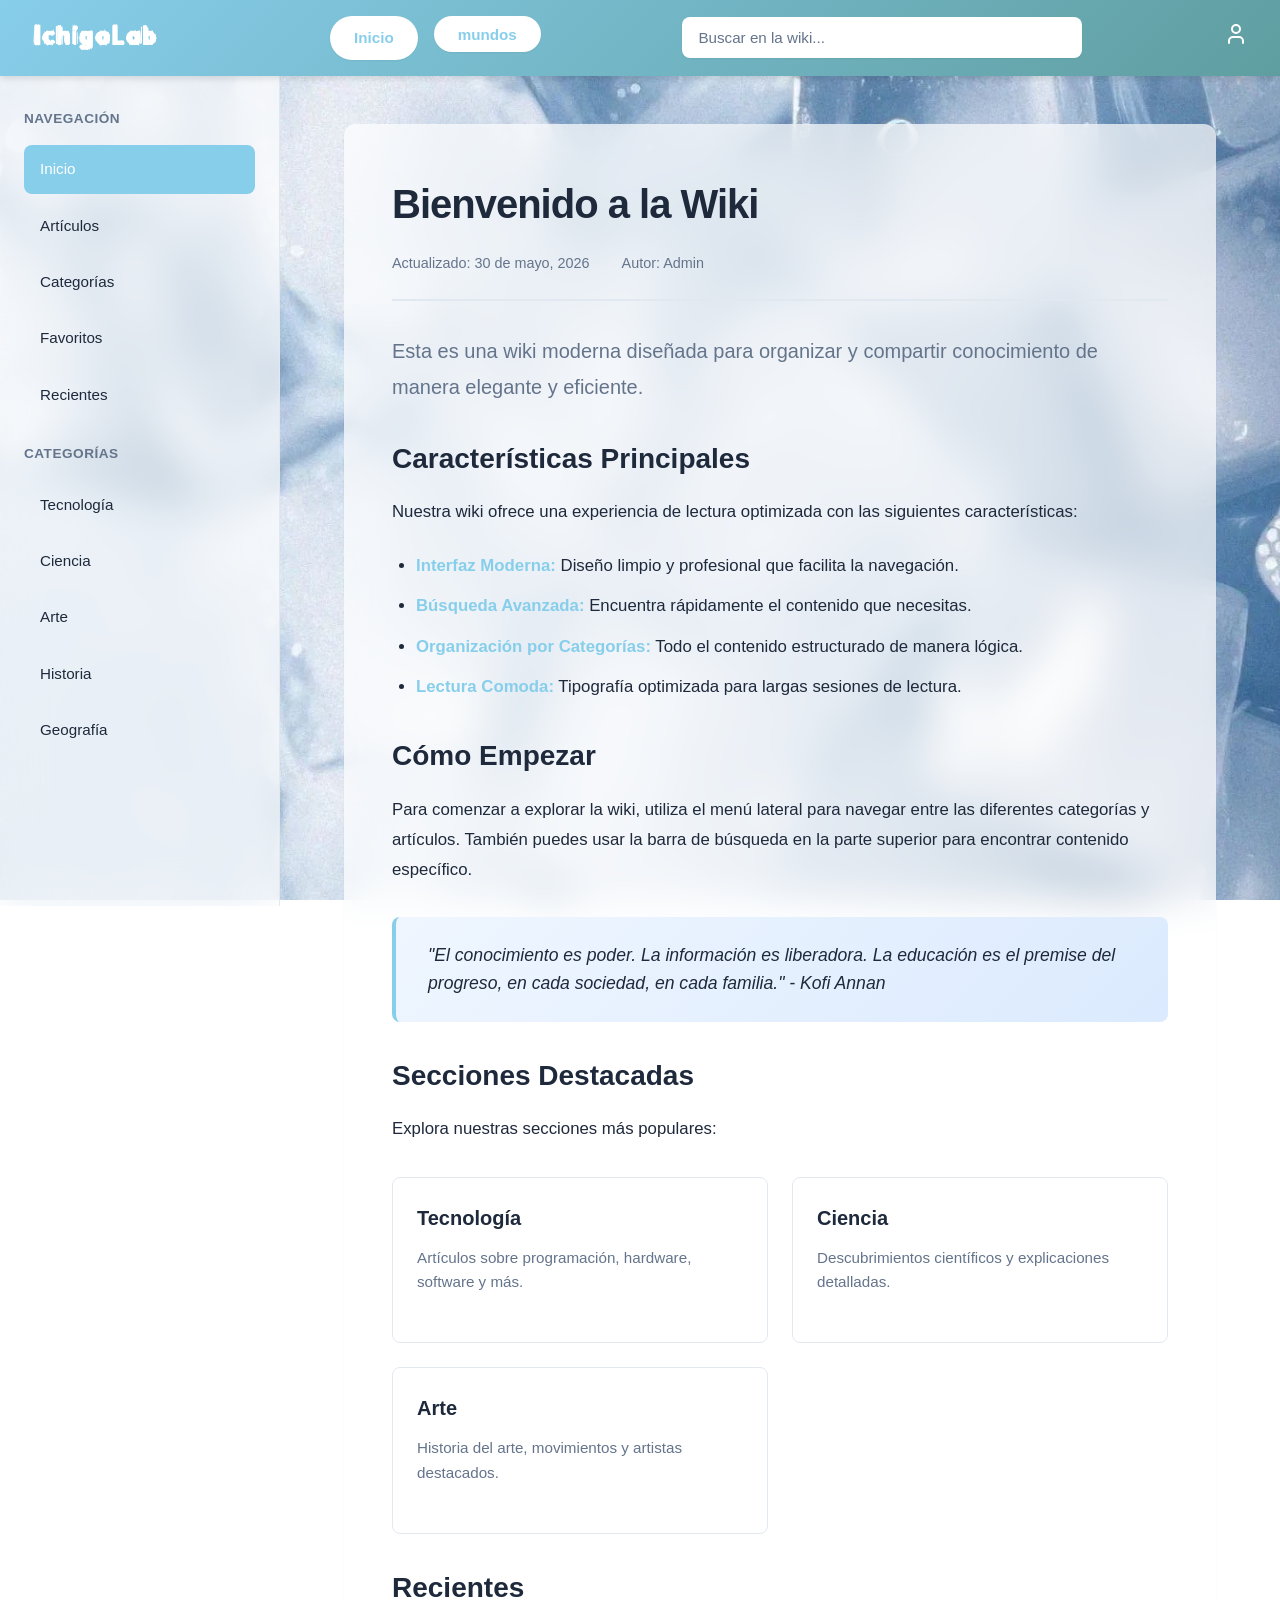
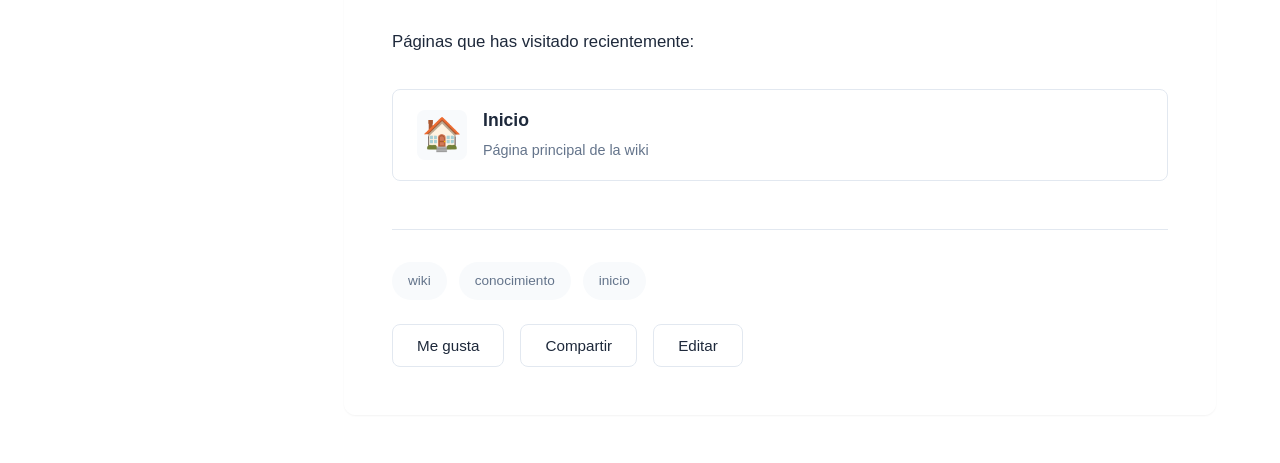
<file: index.html>
<!DOCTYPE html>
<html lang="es">
<head>
    <meta charset="UTF-8">
    <meta name="viewport" content="width=device-width, initial-scale=1.0">
    <title>Wiki - Conocimiento</title>
    <link rel="stylesheet" href="style.css">
    <link rel="icon" href="Ichigoicon.png" type="image/png">
    <script src="script.js"></script>
</head>
<body>
    <!-- Barra Superior -->
    <header class="top-bar">
        <div class="logo">
            <h1>IchigoLab</h1>
        </div>
        <div class="nav-buttons">
            <a href="index.html" class="nav-button">Inicio</a>
            <div class="dropdown">
                <button class="nav-button dropdown-toggle">mundos</button>
                <div class="dropdown-content">
                    <a href="mundos.html" class="dropdown-item">Ver todos los mundos</a>
                    <a href="harry-potter.html" class="dropdown-item">Harry Potter</a>
                    <a href="#" class="dropdown-item">Alien Stage</a>
                </div>
            </div>
        </div>
        <div class="search-container">
            <input type="text" class="search-input" placeholder="Buscar en la wiki...">
            <button class="search-button">
                <svg xmlns="http://www.w3.org/2000/svg" width="20" height="20" viewBox="0 0 24 24" fill="none" stroke="#ffffff" stroke-width="2" stroke-linecap="round" stroke-linejoin="round">
                    <circle cx="11" cy="11" r="8"></circle>
                    <path d="m21 21-4.35-4.35"></path>
                </svg>
            </button>
        </div>
        <div class="user-menu">
            <span class="user-avatar">
                <svg xmlns="http://www.w3.org/2000/svg" width="24" height="24" viewBox="0 0 24 24" fill="none" stroke="#ffffff" stroke-width="2" stroke-linecap="round" stroke-linejoin="round">
                    <path d="M19 21v-2a4 4 0 0 0-4-4H9a4 4 0 0 0-4 4v2"></path>
                    <circle cx="12" cy="7" r="4"></circle>
                </svg>
            </span>
        </div>
    </header>

    <div class="main-container">
        <!-- Menú Lateral -->
        <aside class="sidebar">
            <nav class="sidebar-nav">
                <h3>Navegación</h3>
                <ul>
                    <li><a href="#" class="active">Inicio</a></li>
                    <li><a href="#">Artículos</a></li>
                    <li><a href="#">Categorías</a></li>
                    <li><a href="#">Favoritos</a></li>
                    <li><a href="#">Recientes</a></li>
                </ul>
                
                <h3>Categorías</h3>
                <ul>
                    <li><a href="#">Tecnología</a></li>
                    <li><a href="#">Ciencia</a></li>
                    <li><a href="#">Arte</a></li>
                    <li><a href="#">Historia</a></li>
                    <li><a href="#">Geografía</a></li>
                </ul>
            </nav>
        </aside>

        <!-- Área Central de Contenido -->
        <main class="content-area">
            <article class="article">
                <div class="article-header">
                    <h1>Bienvenido a la Wiki</h1>
                    <div class="article-meta">
                        <span class="date">Actualizado: 30 de mayo, 2026</span>
                        <span class="author">Autor: Admin</span>
                    </div>
                </div>
                
                <div class="article-content">
                    <p class="lead">Esta es una wiki moderna diseñada para organizar y compartir conocimiento de manera elegante y eficiente.</p>
                    
                    <h2>Características Principales</h2>
                    <p>Nuestra wiki ofrece una experiencia de lectura optimizada con las siguientes características:</p>
                    
                    <ul>
                        <li><strong>Interfaz Moderna:</strong> Diseño limpio y profesional que facilita la navegación.</li>
                        <li><strong>Búsqueda Avanzada:</strong> Encuentra rápidamente el contenido que necesitas.</li>
                        <li><strong>Organización por Categorías:</strong> Todo el contenido estructurado de manera lógica.</li>
                        <li><strong>Lectura Comoda:</strong> Tipografía optimizada para largas sesiones de lectura.</li>
                    </ul>
                    
                    <h2>Cómo Empezar</h2>
                    <p>Para comenzar a explorar la wiki, utiliza el menú lateral para navegar entre las diferentes categorías y artículos. También puedes usar la barra de búsqueda en la parte superior para encontrar contenido específico.</p>
                    
                    <blockquote>
                        "El conocimiento es poder. La información es liberadora. La educación es el premise del progreso, en cada sociedad, en cada familia." - Kofi Annan
                    </blockquote>
                    
                    <h2>Secciones Destacadas</h2>
                    <p>Explora nuestras secciones más populares:</p>
                    
                    <div class="featured-sections">
                        <div class="featured-card">
                            <h3>Tecnología</h3>
                            <p>Artículos sobre programación, hardware, software y más.</p>
                        </div>
                        <div class="featured-card">
                            <h3>Ciencia</h3>
                            <p>Descubrimientos científicos y explicaciones detalladas.</p>
                        </div>
                        <div class="featured-card">
                            <h3>Arte</h3>
                            <p>Historia del arte, movimientos y artistas destacados.</p>
                        </div>
                    </div>
                    
                    <h2>Recientes</h2>
                    <p>Páginas que has visitado recientemente:</p>
                    
                    <div class="recent-pages" id="recentPages">
                        <div class="recent-item">
                            <a href="mundos.html" class="recent-link">
                                <div class="recent-icon">🌍</div>
                                <div class="recent-info">
                                    <h4>Mundos</h4>
                                    <p>Explora los diferentes mundos disponibles</p>
                                </div>
                            </a>
                        </div>
                    </div>
                </div>
                
                <div class="article-footer">
                    <div class="tags">
                        <span class="tag">wiki</span>
                        <span class="tag">conocimiento</span>
                        <span class="tag">inicio</span>
                    </div>
                    <div class="actions">
                        <button class="action-button">Me gusta</button>
                        <button class="action-button">Compartir</button>
                        <button class="action-button">Editar</button>
                    </div>
                </div>
            </article>
        </main>
    </div>
</body>
</html>
</file>
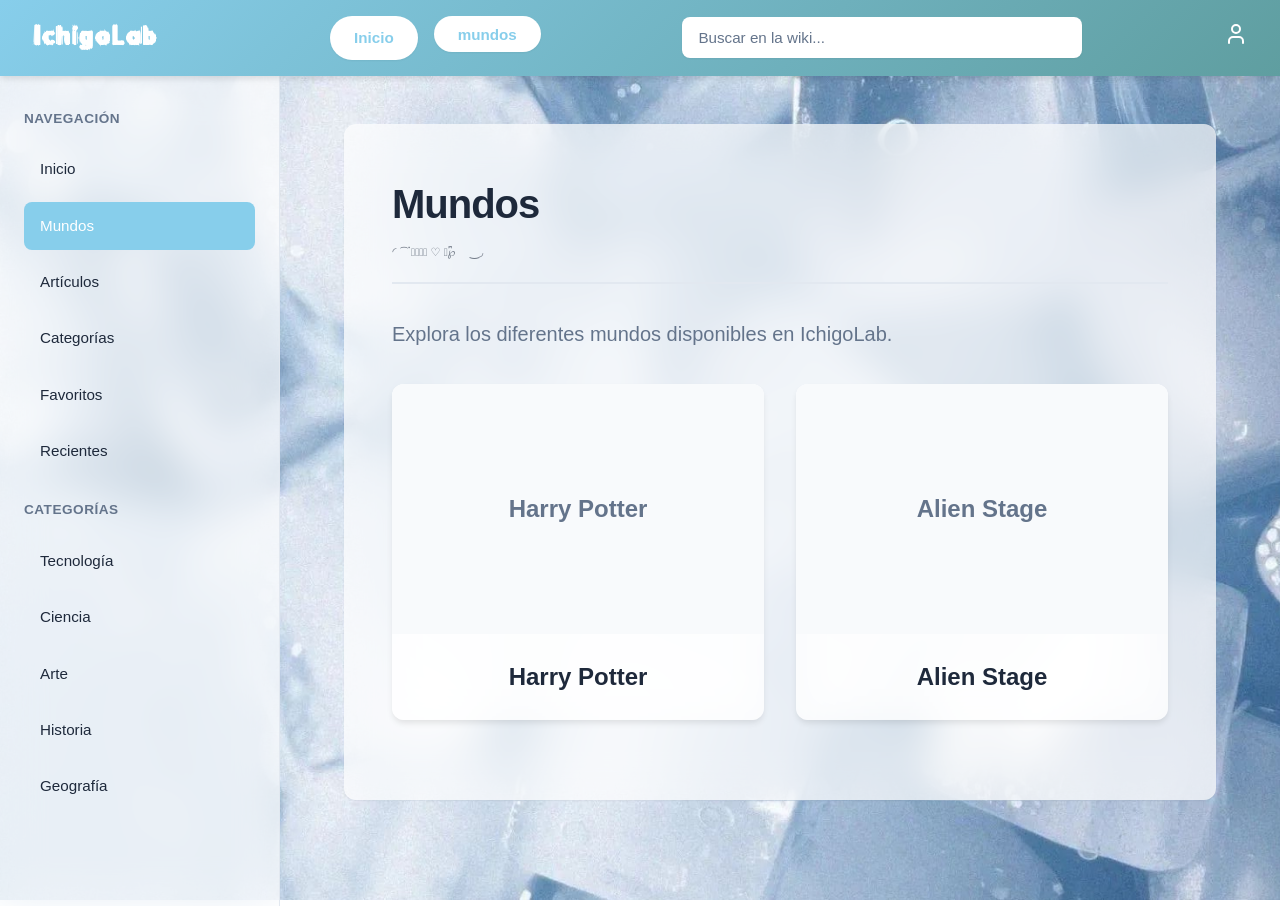
<file: mundos.html>
<!DOCTYPE html>
<html lang="es">
<head>
    <meta charset="UTF-8">
    <meta name="viewport" content="width=device-width, initial-scale=1.0">
    <title>Mundos - IchigoLab</title>
    <link rel="stylesheet" href="style.css">
    <link rel="icon" href="Ichigoicon.png" type="image/png">
    <script src="script.js"></script>
</head>
<body>
    <!-- Barra Superior -->
    <header class="top-bar">
        <div class="logo">
            <h1>IchigoLab</h1>
        </div>
        <div class="nav-buttons">
            <a href="index.html" class="nav-button">Inicio</a>
            <div class="dropdown">
                <button class="nav-button dropdown-toggle">mundos</button>
                <div class="dropdown-content">
                    <a href="mundos.html" class="dropdown-item">Ver todos los mundos</a>
                    <a href="harry-potter.html" class="dropdown-item">Harry Potter</a>
                    <a href="#" class="dropdown-item">Alien Stage</a>
                </div>
            </div>
        </div>
        <div class="search-container">
            <input type="text" class="search-input" placeholder="Buscar en la wiki...">
            <button class="search-button">
                <svg xmlns="http://www.w3.org/2000/svg" width="20" height="20" viewBox="0 0 24 24" fill="none" stroke="#ffffff" stroke-width="2" stroke-linecap="round" stroke-linejoin="round">
                    <circle cx="11" cy="11" r="8"></circle>
                    <path d="m21 21-4.35-4.35"></path>
                </svg>
            </button>
        </div>
        <div class="user-menu">
            <span class="user-avatar">
                <svg xmlns="http://www.w3.org/2000/svg" width="24" height="24" viewBox="0 0 24 24" fill="none" stroke="#ffffff" stroke-width="2" stroke-linecap="round" stroke-linejoin="round">
                    <path d="M19 21v-2a4 4 0 0 0-4-4H9a4 4 0 0 0-4 4v2"></path>
                    <circle cx="12" cy="7" r="4"></circle>
                </svg>
            </span>
        </div>
    </header>

    <div class="main-container">
        <!-- Menú Lateral -->
        <aside class="sidebar">
            <nav class="sidebar-nav">
                <h3>Navegación</h3>
                <ul>
                    <li><a href="index.html">Inicio</a></li>
                    <li><a href="#" class="active">Mundos</a></li>
                    <li><a href="#">Artículos</a></li>
                    <li><a href="#">Categorías</a></li>
                    <li><a href="#">Favoritos</a></li>
                    <li><a href="#">Recientes</a></li>
                </ul>
                
                <h3>Categorías</h3>
                <ul>
                    <li><a href="#">Tecnología</a></li>
                    <li><a href="#">Ciencia</a></li>
                    <li><a href="#">Arte</a></li>
                    <li><a href="#">Historia</a></li>
                    <li><a href="#">Geografía</a></li>
                </ul>
            </nav>
        </aside>

        <!-- Área Central de Contenido -->
        <main class="content-area">
            <article class="article">
                <div class="article-header">
                    <h1>Mundos</h1>
                    <span class="decoration">◜ ͡ ॱֺּׅ𓏽 ♡ 𝜗℘ ྀི ⠀‿◞</span>
                </div>
                
                <div class="article-content">
                    <p class="lead">Explora los diferentes mundos disponibles en IchigoLab.</p>
                    
                    <div class="worlds-grid">
                        <div class="world-card">
                            <div class="world-image">
                                <div class="world-gradient"></div>
                                <div class="world-placeholder">
                                    <span>Harry Potter</span>
                                </div>
                            </div>
                            <h3>Harry Potter</h3>
                        </div>
                        
                        <div class="world-card">
                            <div class="world-image">
                                <div class="world-gradient"></div>
                                <div class="world-placeholder">
                                    <span>Alien Stage</span>
                                </div>
                            </div>
                            <h3>Alien Stage</h3>
                        </div>
                    </div>
                </div>
            </article>
        </main>
    </div>
</body>
</html>
</file>
<file: style.css>
/* Reset y Estilos Base */
* {
    margin: 0;
    padding: 0;
    box-sizing: border-box;
}

:root {
    --primary-color: #87CEEB;
    --secondary-color: #5F9EA0;
    --accent-color: #B0E0E6;
    --text-dark: #1e293b;
    --text-light: #64748b;
    --text-white: #ffffff;
    --bg-light: #f8fafc;
    --bg-white: #ffffff;
    --border-color: #e2e8f0;
    --shadow-sm: 0 1px 2px 0 rgba(0, 0, 0, 0.05);
    --shadow-md: 0 4px 6px -1px rgba(0, 0, 0, 0.1);
    --shadow-lg: 0 10px 15px -3px rgba(0, 0, 0, 0.1);
    --radius-md: 8px;
    --radius-lg: 12px;
}

@font-face {
    font-family: 'ERTHQAKE';
    src: url('ERTHQAKE.TTF') format('truetype');
    font-weight: normal;
    font-style: normal;
}

body {
    font-family: -apple-system, BlinkMacSystemFont, 'Segoe UI', Roboto, 'Helvetica Neue', Arial, sans-serif;
    background-image: url('Fondonormal.jpg');
    background-size: cover;
    background-position: center;
    background-attachment: fixed;
    background-repeat: no-repeat;
    color: var(--text-dark);
    line-height: 1.6;
}

/* Barra Superior */
.top-bar {
    background: linear-gradient(135deg, var(--primary-color), var(--secondary-color));
    color: var(--text-white);
    padding: 1rem 2rem;
    display: flex;
    align-items: center;
    justify-content: space-between;
    box-shadow: var(--shadow-md);
    position: sticky;
    top: 0;
    z-index: 1000;
}

.logo h1 {
    font-family: 'ERTHQAKE', -apple-system, BlinkMacSystemFont, 'Segoe UI', Roboto, 'Helvetica Neue', Arial, sans-serif;
    font-size: 1.5rem;
    font-weight: 700;
    letter-spacing: -0.5px;
}

.nav-buttons {
    display: flex;
    gap: 1rem;
    margin-left: 2rem;
}

.nav-button {
    background: var(--bg-white);
    color: var(--primary-color);
    border: none;
    padding: 0.6rem 1.5rem;
    border-radius: 25px;
    font-size: 0.95rem;
    font-weight: 600;
    cursor: pointer;
    transition: all 0.2s ease;
    box-shadow: var(--shadow-sm);
    text-decoration: none;
    display: inline-block;
}

.nav-button:hover {
    background: var(--bg-light);
    transform: translateY(-1px);
    box-shadow: var(--shadow-md);
}

.dropdown {
    position: relative;
}

.dropdown-content {
    display: none;
    position: absolute;
    top: 100%;
    left: 0;
    background: var(--bg-white);
    min-width: 200px;
    border-radius: var(--radius-md);
    box-shadow: var(--shadow-lg);
    padding: 0.5rem 0;
    margin-top: 0;
    z-index: 1001;
}

.dropdown:hover .dropdown-content,
.dropdown-content:hover {
    display: block;
}

.dropdown-item {
    display: block;
    padding: 0.75rem 1rem;
    color: var(--text-dark);
    text-decoration: none;
    transition: all 0.2s ease;
    font-size: 0.95rem;
}

.dropdown-item:hover {
    background: var(--bg-light);
    color: var(--primary-color);
}

.article-header .decoration {
    display: block;
    font-size: 0.7rem;
    opacity: 0.6;
    margin-top: -5px;
    line-height: 1;
}

.header-decoration {
    display: flex;
    justify-content: center;
    margin: 0.5rem 0;
}

.decoration-image {
    max-width: 100%;
    height: auto;
    display: block;
}

.search-container {
    display: flex;
    align-items: center;
    background: var(--bg-white);
    border-radius: var(--radius-md);
    padding: 0.5rem 1rem;
    width: 400px;
    box-shadow: var(--shadow-sm);
}

.search-input {
    border: none;
    outline: none;
    width: 100%;
    font-size: 0.95rem;
    color: var(--text-dark);
}

.search-input::placeholder {
    color: var(--text-light);
}

.search-button {
    background: none;
    border: none;
    cursor: pointer;
    font-size: 1.2rem;
    padding: 0;
    margin-left: 0.5rem;
}

.user-menu {
    display: flex;
    align-items: center;
    gap: 1rem;
}

.user-avatar {
    font-size: 1.5rem;
    cursor: pointer;
}

/* Contenedor Principal */
.main-container {
    display: flex;
    min-height: calc(100vh - 70px);
}

/* Menú Lateral */
.sidebar {
    width: 280px;
    background: rgba(255, 255, 255, 0.7);
    backdrop-filter: blur(20px);
    -webkit-backdrop-filter: blur(20px);
    border-right: 1px solid var(--border-color);
    padding: 2rem 1.5rem;
    position: sticky;
    top: 70px;
    height: calc(100vh - 70px);
    overflow-y: auto;
}

.sidebar-nav h3 {
    font-size: 0.85rem;
    text-transform: uppercase;
    letter-spacing: 0.5px;
    color: var(--text-light);
    margin: 1.5rem 0 1rem 0;
    font-weight: 600;
}

.sidebar-nav h3:first-child {
    margin-top: 0;
}

.sidebar-nav ul {
    list-style: none;
}

.sidebar-nav ul li {
    margin-bottom: 0.5rem;
}

.sidebar-nav ul li a {
    display: flex;
    align-items: center;
    padding: 0.75rem 1rem;
    text-decoration: none;
    color: var(--text-dark);
    border-radius: var(--radius-md);
    transition: all 0.2s ease;
    font-size: 0.95rem;
}

.sidebar-nav ul li a:hover {
    background-color: var(--bg-light);
    color: var(--primary-color);
}

.sidebar-nav ul li a.active {
    background-color: var(--primary-color);
    color: var(--text-white);
}

/* Área Central de Contenido */
.content-area {
    flex: 1;
    padding: 3rem 4rem;
    max-width: 1200px;
}

.article {
    background: rgba(255, 255, 255, 0.7);
    backdrop-filter: blur(20px);
    -webkit-backdrop-filter: blur(20px);
    border-radius: var(--radius-lg);
    padding: 3rem;
    box-shadow: var(--shadow-sm);
}

.article-header {
    margin-bottom: 2rem;
    border-bottom: 2px solid var(--border-color);
    padding-bottom: 1.5rem;
}

.article-header h1 {
    font-size: 2.5rem;
    font-weight: 800;
    color: var(--text-dark);
    margin-bottom: 1rem;
    letter-spacing: -1px;
}

.article-meta {
    display: flex;
    gap: 2rem;
    color: var(--text-light);
    font-size: 0.9rem;
}

.article-content {
    color: var(--text-dark);
}

.article-content .lead {
    font-size: 1.25rem;
    line-height: 1.8;
    color: var(--text-light);
    margin-bottom: 2rem;
    font-weight: 400;
}

.article-content h2 {
    font-size: 1.75rem;
    font-weight: 700;
    margin: 2rem 0 1rem 0;
    color: var(--text-dark);
}

.article-content p {
    margin-bottom: 1.5rem;
    font-size: 1.05rem;
    line-height: 1.8;
}

.article-content ul {
    margin: 1.5rem 0;
    padding-left: 1.5rem;
}

.article-content ul li {
    margin-bottom: 0.75rem;
    font-size: 1.05rem;
    line-height: 1.7;
}

.article-content strong {
    color: var(--primary-color);
    font-weight: 600;
}

.article-content blockquote {
    background: linear-gradient(135deg, #eff6ff, #dbeafe);
    border-left: 4px solid var(--primary-color);
    padding: 1.5rem 2rem;
    margin: 2rem 0;
    border-radius: var(--radius-md);
    font-style: italic;
    font-size: 1.1rem;
    color: var(--text-dark);
}

.featured-sections {
    display: grid;
    grid-template-columns: repeat(auto-fit, minmax(250px, 1fr));
    gap: 1.5rem;
    margin: 2rem 0;
}

.featured-card {
    background: rgba(255, 255, 255, 0.6);
    backdrop-filter: blur(20px);
    -webkit-backdrop-filter: blur(20px);
    padding: 1.5rem;
    border-radius: var(--radius-md);
    border: 1px solid var(--border-color);
    transition: all 0.3s ease;
}

.featured-card:hover {
    box-shadow: var(--shadow-md);
    transform: translateY(-2px);
}

.featured-card h3 {
    font-size: 1.25rem;
    margin-bottom: 0.75rem;
    color: var(--text-dark);
}

.featured-card p {
    color: var(--text-light);
    font-size: 0.95rem;
    line-height: 1.6;
}

/* Estilos para la página de mundos */
.worlds-grid {
    display: grid;
    grid-template-columns: repeat(auto-fit, minmax(300px, 1fr));
    gap: 2rem;
    margin: 2rem 0;
}

.world-card {
    background: rgba(255, 255, 255, 0.7);
    backdrop-filter: blur(20px);
    -webkit-backdrop-filter: blur(20px);
    border-radius: var(--radius-lg);
    overflow: hidden;
    box-shadow: var(--shadow-md);
    transition: all 0.3s ease;
}

.world-card:hover {
    transform: translateY(-5px);
    box-shadow: var(--shadow-lg);
}

.world-image {
    position: relative;
    width: 100%;
    height: 250px;
    background: var(--bg-light);
    overflow: hidden;
}

.world-gradient {
    position: absolute;
    bottom: 0;
    left: 0;
    right: 0;
    height: 100%;
    background: linear-gradient(to top, rgba(255, 255, 255, 0.9) 0%, rgba(255, 255, 255, 0.6) 30%, rgba(255, 255, 255, 0.3) 60%, rgba(255, 255, 255, 0) 100%);
    pointer-events: none;
}

.world-placeholder {
    position: absolute;
    top: 0;
    left: 0;
    right: 0;
    bottom: 0;
    display: flex;
    align-items: center;
    justify-content: center;
    background: var(--bg-light);
}

.world-placeholder span {
    font-size: 1.5rem;
    font-weight: 600;
    color: var(--text-light);
    text-align: center;
    padding: 1rem;
}

.world-card h3 {
    padding: 1.5rem;
    font-size: 1.5rem;
    font-weight: 700;
    color: var(--text-dark);
    text-align: center;
    margin: 0;
}

/* Estilos para la sección Recientes */
.recent-pages {
    display: flex;
    flex-direction: column;
    gap: 1rem;
    margin: 2rem 0;
}

.recent-item {
    background: rgba(255, 255, 255, 0.6);
    backdrop-filter: blur(20px);
    -webkit-backdrop-filter: blur(20px);
    border-radius: var(--radius-md);
    border: 1px solid var(--border-color);
    transition: all 0.3s ease;
}

.recent-item:hover {
    transform: translateY(-2px);
    box-shadow: var(--shadow-md);
}

.recent-link {
    display: flex;
    align-items: center;
    padding: 1rem 1.5rem;
    text-decoration: none;
    color: var(--text-dark);
    gap: 1rem;
}

.recent-icon {
    font-size: 2rem;
    display: flex;
    align-items: center;
    justify-content: center;
    width: 50px;
    height: 50px;
    background: var(--bg-light);
    border-radius: var(--radius-md);
}

.recent-info h4 {
    font-size: 1.1rem;
    font-weight: 600;
    margin: 0 0 0.25rem 0;
    color: var(--text-dark);
}

.recent-info p {
    font-size: 0.9rem;
    color: var(--text-light);
    margin: 0;
}

/* Estilos específicos para página de Archie */
.page-archie {
    --primary-color: #808000;
    --secondary-color: #556B2F;
    --accent-color: #9ACD32;
    background-image: url('Archiefondo.jpg');
    background-size: cover;
    background-position: center;
    background-attachment: fixed;
    background-repeat: no-repeat;
}

.page-archie .nav-button {
    background: #F0FFF0;
}

.page-archie .nav-button:hover {
    background: #E0FFE0;
}

/* Estilos para foto de perfil de Archie */
.profile-photo {
    float: right;
    margin: 0 0 1.5rem 1.5rem;
    max-width: 300px;
}

.archie-photo {
    width: 100%;
    height: auto;
    border-radius: var(--radius-lg);
    box-shadow: var(--shadow-lg);
    border: 3px solid rgba(255, 255, 255, 0.3);
    display: block;
}

.info-box {
    background: white;
    padding: 0.5rem 1rem;
    border-radius: var(--radius-md);
    box-shadow: var(--shadow-md);
    text-align: center;
}

.name-top {
    font-weight: 600;
    font-size: 0.9rem;
    color: var(--text-dark);
    padding: 0.5rem 0;
}

.name-divider {
    height: 1px;
    background: #e0e0e0;
    margin: 0;
}

.name-bottom {
    font-weight: 500;
    font-size: 0.85rem;
    color: var(--text-dark);
    background: #e0e0e0;
    padding: 0.5rem 1rem;
    margin: 0 -1rem;
}

.archie-photo {
    width: 100%;
    height: auto;
    border-radius: 0;
    box-shadow: none;
    border: none;
    display: block;
    margin: 0 -1rem;
}

.birth-info {
    padding: 0.5rem 0;
    font-size: 0.9rem;
    color: var(--text-dark);
}

.birth-info strong {
    font-weight: 600;
}

.section-title {
    display: flex;
    align-items: center;
    gap: 0.5rem;
}

.section-icon {
    width: 24px;
    height: 24px;
    object-fit: contain;
}

/* Estilos para pestañas */
.tabs-container {
    margin: 2rem 0 1rem 0;
}

.tabs {
    display: flex;
    gap: 0;
}

.tab {
    background: rgba(255, 255, 255, 0.8);
    border: none;
    padding: 0.75rem 1.5rem;
    font-size: 0.9rem;
    font-weight: 500;
    color: var(--text-dark);
    cursor: pointer;
    transition: all 0.2s ease;
    border-top-left-radius: var(--radius-md);
    border-top-right-radius: var(--radius-md);
    border-bottom: 2px solid white;
    position: relative;
    top: 2px;
}

.tab:hover {
    background: rgba(255, 255, 255, 0.95);
}

.tab.active {
    background: white;
    font-weight: 600;
    border-bottom: 2px solid white;
}

.tabs-line {
    height: 2px;
    background: white;
    margin-top: 0;
}

/* Estilos para la lista de personajes */
.characters-list {
    display: flex;
    flex-direction: column;
    gap: 1rem;
    margin: 2rem 0;
}

.character-item {
    display: flex;
    align-items: center;
    justify-content: space-between;
    background: rgba(255, 255, 255, 0.6);
    backdrop-filter: blur(20px);
    -webkit-backdrop-filter: blur(20px);
    border-radius: var(--radius-md);
    border: 1px solid var(--border-color);
    padding: 1rem 1.5rem;
    text-decoration: none;
    color: var(--text-dark);
    transition: all 0.3s ease;
    gap: 1rem;
}

.character-item:hover {
    transform: translateY(-2px);
    box-shadow: var(--shadow-md);
    background: rgba(255, 255, 255, 0.8);
}

.character-image {
    flex-shrink: 0;
    width: 60px;
    height: 60px;
    border-radius: 50%;
    overflow: hidden;
    background: var(--bg-light);
    border: 2px solid var(--border-color);
}

.character-photo {
    width: 100%;
    height: 100%;
    object-fit: cover;
}

.character-info h3 {
    font-size: 1.25rem;
    font-weight: 600;
    margin: 0 0 0.5rem 0;
    color: var(--text-dark);
}

.character-info p {
    font-size: 0.9rem;
    color: var(--text-light);
    margin: 0;
}

.character-arrow {
    font-size: 1.5rem;
    color: var(--primary-color);
    font-weight: bold;
    transition: transform 0.3s ease;
}

.character-item:hover .character-arrow {
    transform: translateX(5px);
}

/* Footer del Artículo */
.article-footer {
    margin-top: 3rem;
    padding-top: 2rem;
    border-top: 1px solid var(--border-color);
}

.tags {
    display: flex;
    gap: 0.75rem;
    margin-bottom: 1.5rem;
}

.tag {
    background: var(--bg-light);
    color: var(--text-light);
    padding: 0.5rem 1rem;
    border-radius: 20px;
    font-size: 0.85rem;
    font-weight: 500;
}

.actions {
    display: flex;
    gap: 1rem;
}

.action-button {
    background: var(--bg-white);
    border: 1px solid var(--border-color);
    padding: 0.75rem 1.5rem;
    border-radius: var(--radius-md);
    cursor: pointer;
    font-size: 0.95rem;
    transition: all 0.2s ease;
    color: var(--text-dark);
}

.action-button:hover {
    background: var(--primary-color);
    color: var(--text-white);
    border-color: var(--primary-color);
}

/* Scrollbar Personalizado */
.sidebar::-webkit-scrollbar {
    width: 6px;
}

.sidebar::-webkit-scrollbar-track {
    background: var(--bg-light);
}

.sidebar::-webkit-scrollbar-thumb {
    background: var(--border-color);
    border-radius: 3px;
}

.sidebar::-webkit-scrollbar-thumb:hover {
    background: var(--text-light);
}

/* Responsive */
@media (max-width: 1024px) {
    .content-area {
        padding: 2rem 3rem;
    }
    
    .search-container {
        width: 300px;
    }
}

@media (max-width: 768px) {
    .main-container {
        flex-direction: column;
    }
    
    .sidebar {
        width: 100%;
        height: auto;
        position: relative;
        top: 0;
    }
    
    .content-area {
        padding: 2rem 1.5rem;
    }
    
    .article {
        padding: 2rem;
    }
    
    .article-header h1 {
        font-size: 2rem;
    }
    
    .top-bar {
        flex-direction: column;
        gap: 1rem;
        padding: 1rem;
    }
    
    .search-container {
        width: 100%;
    }
    
    .featured-sections {
        grid-template-columns: 1fr;
    }
}
</file>
